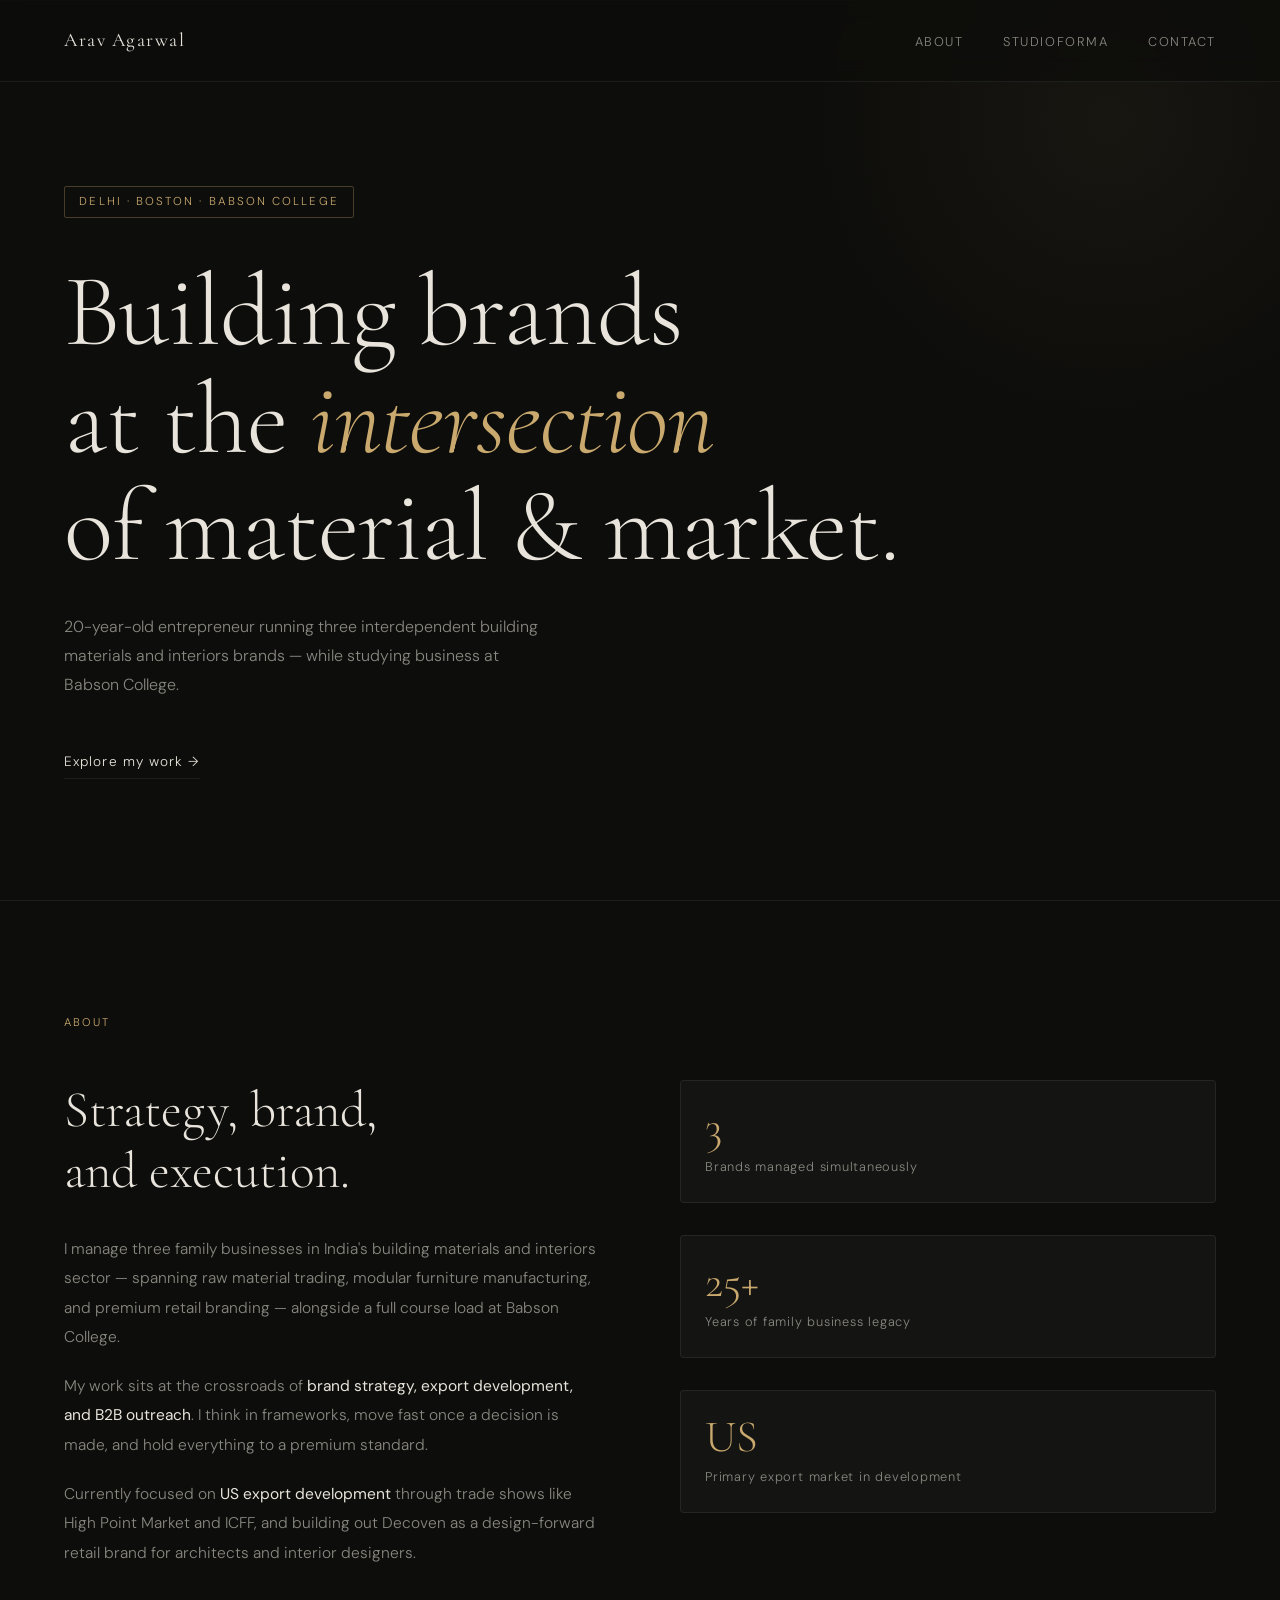
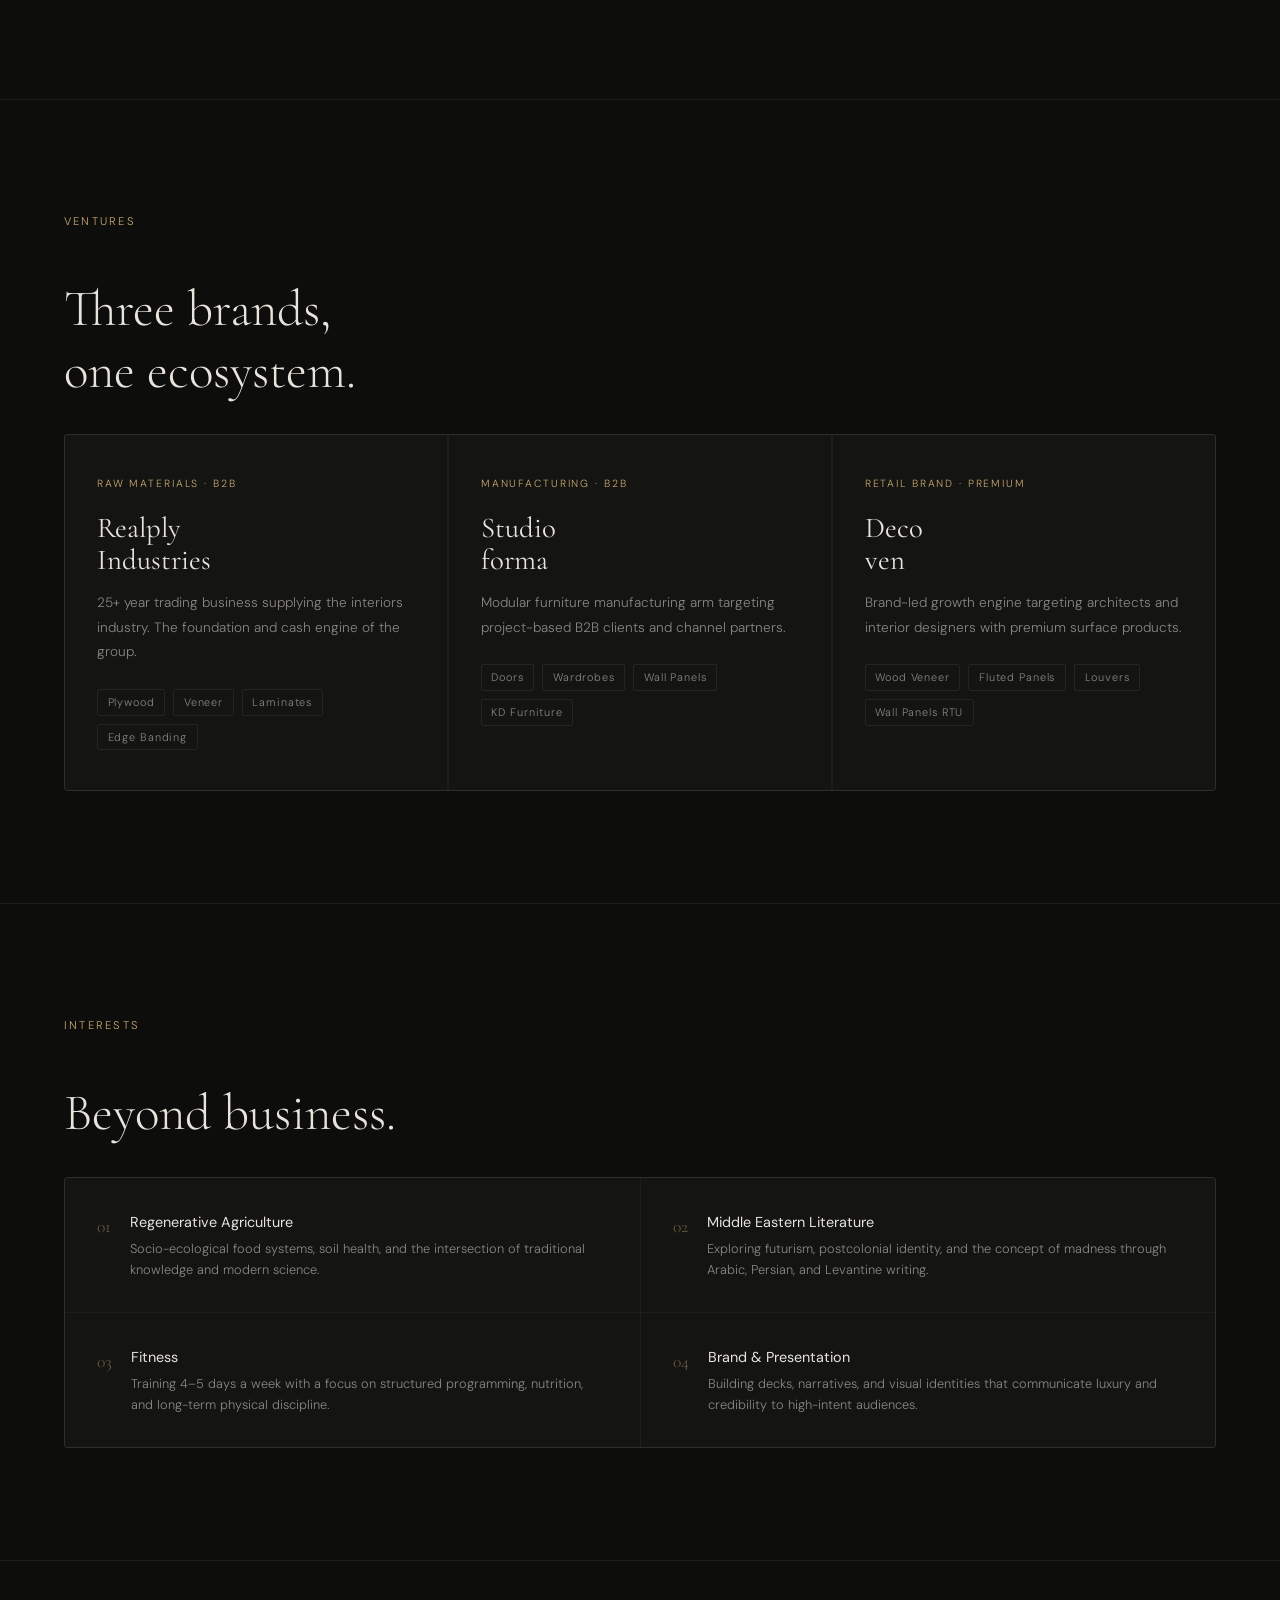
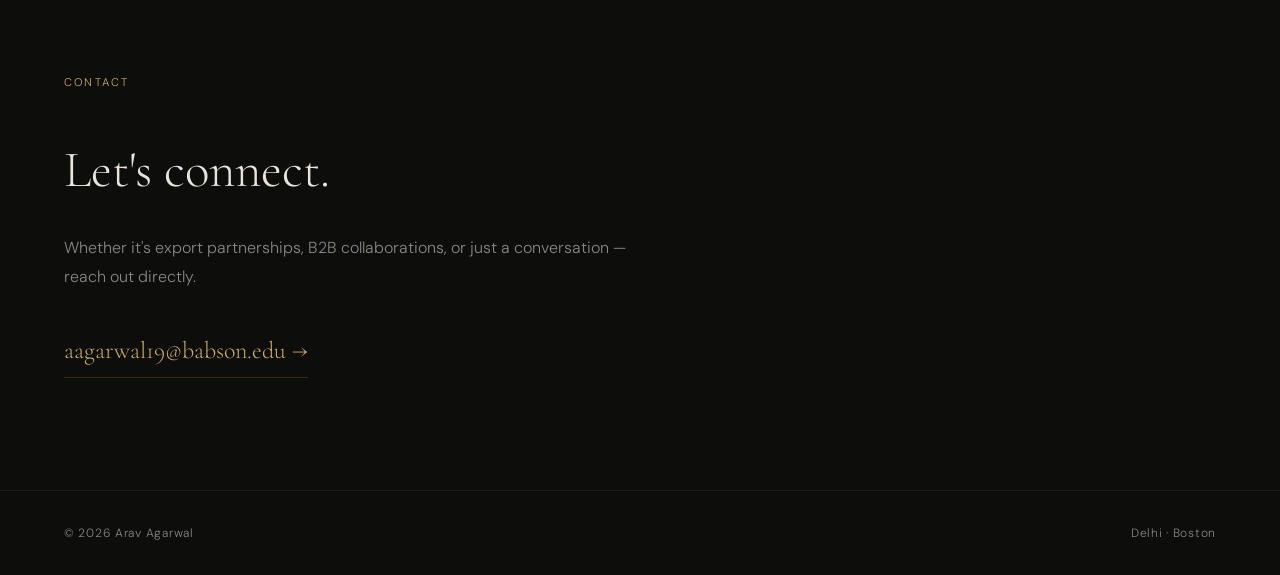
<file: index.html>
<!DOCTYPE html>
<html lang="en">
<head>
  <meta charset="UTF-8" />
  <meta name="viewport" content="width=device-width, initial-scale=1.0" />
  <title>Arav Agarwal</title>
  <link href="https://fonts.googleapis.com/css2?family=Cormorant+Garamond:ital,wght@0,300;0,400;0,600;1,300;1,400&family=DM+Sans:wght@300;400;500&display=swap" rel="stylesheet" />
  <link rel="stylesheet" href="css/styles.css" />
</head>
<body>

  <nav>
    <a href="index.html" class="nav-logo">Arav Agarwal</a>
    <ul class="nav-links">
      <li><a href="about-me.html">About</a></li>
      <li><a href="studioforma.html">Studioforma</a></li>
      <li><a href="contact.html">Contact</a></li>
    </ul>
  </nav>

  <section class="hero">
    <div class="hero-inner">
      <span class="hero-tag">Delhi · Boston · Babson College</span>
      <h1>Building brands<br>at the <em>intersection</em><br>of material &amp; market.</h1>
      <p class="hero-sub">
        20-year-old entrepreneur running three interdependent building materials and interiors brands — while studying business at Babson College.
      </p>
      <a href="#ventures" class="hero-cta">Explore my work →</a>
    </div>
  </section>

  <section id="about">
    <p class="section-label">About</p>
    <div class="about-grid">
      <div class="about-text fade-in">
        <div class="section-title">Strategy, brand,<br>and execution.</div>
        <p>I manage three family businesses in India's building materials and interiors sector — spanning raw material trading, modular furniture manufacturing, and premium retail branding — alongside a full course load at Babson College.</p>
        <p>My work sits at the crossroads of <strong>brand strategy, export development, and B2B outreach</strong>. I think in frameworks, move fast once a decision is made, and hold everything to a premium standard.</p>
        <p>Currently focused on <strong>US export development</strong> through trade shows like High Point Market and ICFF, and building out Decoven as a design-forward retail brand for architects and interior designers.</p>
      </div>
      <div class="about-stats fade-in">
        <div class="stat">
          <div class="stat-number">3</div>
          <div class="stat-label">Brands managed simultaneously</div>
        </div>
        <div class="stat">
          <div class="stat-number">25+</div>
          <div class="stat-label">Years of family business legacy</div>
        </div>
        <div class="stat">
          <div class="stat-number">US</div>
          <div class="stat-label">Primary export market in development</div>
        </div>
      </div>
    </div>
  </section>

  <section id="ventures">
    <p class="section-label">Ventures</p>
    <div class="section-title fade-in">Three brands,<br>one ecosystem.</div>
    <div class="ventures-grid fade-in">
      <div class="venture-card">
        <p class="venture-tag">Raw Materials · B2B</p>
        <h3 class="venture-name">Realply<br>Industries</h3>
        <p class="venture-desc">25+ year trading business supplying the interiors industry. The foundation and cash engine of the group.</p>
        <div class="venture-products">
          <span class="product-chip">Plywood</span>
          <span class="product-chip">Veneer</span>
          <span class="product-chip">Laminates</span>
          <span class="product-chip">Edge Banding</span>
        </div>
      </div>
      <div class="venture-card">
        <p class="venture-tag">Manufacturing · B2B</p>
        <h3 class="venture-name">Studio<br>forma</h3>
        <p class="venture-desc">Modular furniture manufacturing arm targeting project-based B2B clients and channel partners.</p>
        <div class="venture-products">
          <span class="product-chip">Doors</span>
          <span class="product-chip">Wardrobes</span>
          <span class="product-chip">Wall Panels</span>
          <span class="product-chip">KD Furniture</span>
        </div>
      </div>
      <div class="venture-card">
        <p class="venture-tag">Retail Brand · Premium</p>
        <h3 class="venture-name">Deco<br>ven</h3>
        <p class="venture-desc">Brand-led growth engine targeting architects and interior designers with premium surface products.</p>
        <div class="venture-products">
          <span class="product-chip">Wood Veneer</span>
          <span class="product-chip">Fluted Panels</span>
          <span class="product-chip">Louvers</span>
          <span class="product-chip">Wall Panels RTU</span>
        </div>
      </div>
    </div>
  </section>

  <section id="interests">
    <p class="section-label">Interests</p>
    <div class="section-title fade-in">Beyond business.</div>
    <div class="interests-list fade-in">
      <div class="interest-item">
        <span class="interest-num">01</span>
        <div>
          <p class="interest-name">Regenerative Agriculture</p>
          <p class="interest-desc">Socio-ecological food systems, soil health, and the intersection of traditional knowledge and modern science.</p>
        </div>
      </div>
      <div class="interest-item">
        <span class="interest-num">02</span>
        <div>
          <p class="interest-name">Middle Eastern Literature</p>
          <p class="interest-desc">Exploring futurism, postcolonial identity, and the concept of madness through Arabic, Persian, and Levantine writing.</p>
        </div>
      </div>
      <div class="interest-item">
        <span class="interest-num">03</span>
        <div>
          <p class="interest-name">Fitness</p>
          <p class="interest-desc">Training 4–5 days a week with a focus on structured programming, nutrition, and long-term physical discipline.</p>
        </div>
      </div>
      <div class="interest-item">
        <span class="interest-num">04</span>
        <div>
          <p class="interest-name">Brand &amp; Presentation</p>
          <p class="interest-desc">Building decks, narratives, and visual identities that communicate luxury and credibility to high-intent audiences.</p>
        </div>
      </div>
    </div>
  </section>

  <section id="contact">
    <p class="section-label">Contact</p>
    <div class="contact-inner fade-in">
      <div class="section-title">Let's connect.</div>
      <p>Whether it's export partnerships, B2B collaborations, or just a conversation — reach out directly.</p>
      <a href="mailto:aagarwal19@babson.edu" class="contact-link">aagarwal19@babson.edu →</a>
    </div>
  </section>

  <footer>
    <p>© 2026 Arav Agarwal</p>
    <p>Delhi · Boston</p>
  </footer>

  <script>
    const observer = new IntersectionObserver((entries) => {
      entries.forEach(e => { if (e.isIntersecting) e.target.classList.add('visible'); });
    }, { threshold: 0.1 });
    document.querySelectorAll('.fade-in').forEach(el => observer.observe(el));
  </script>

</body>
</html>
</file>
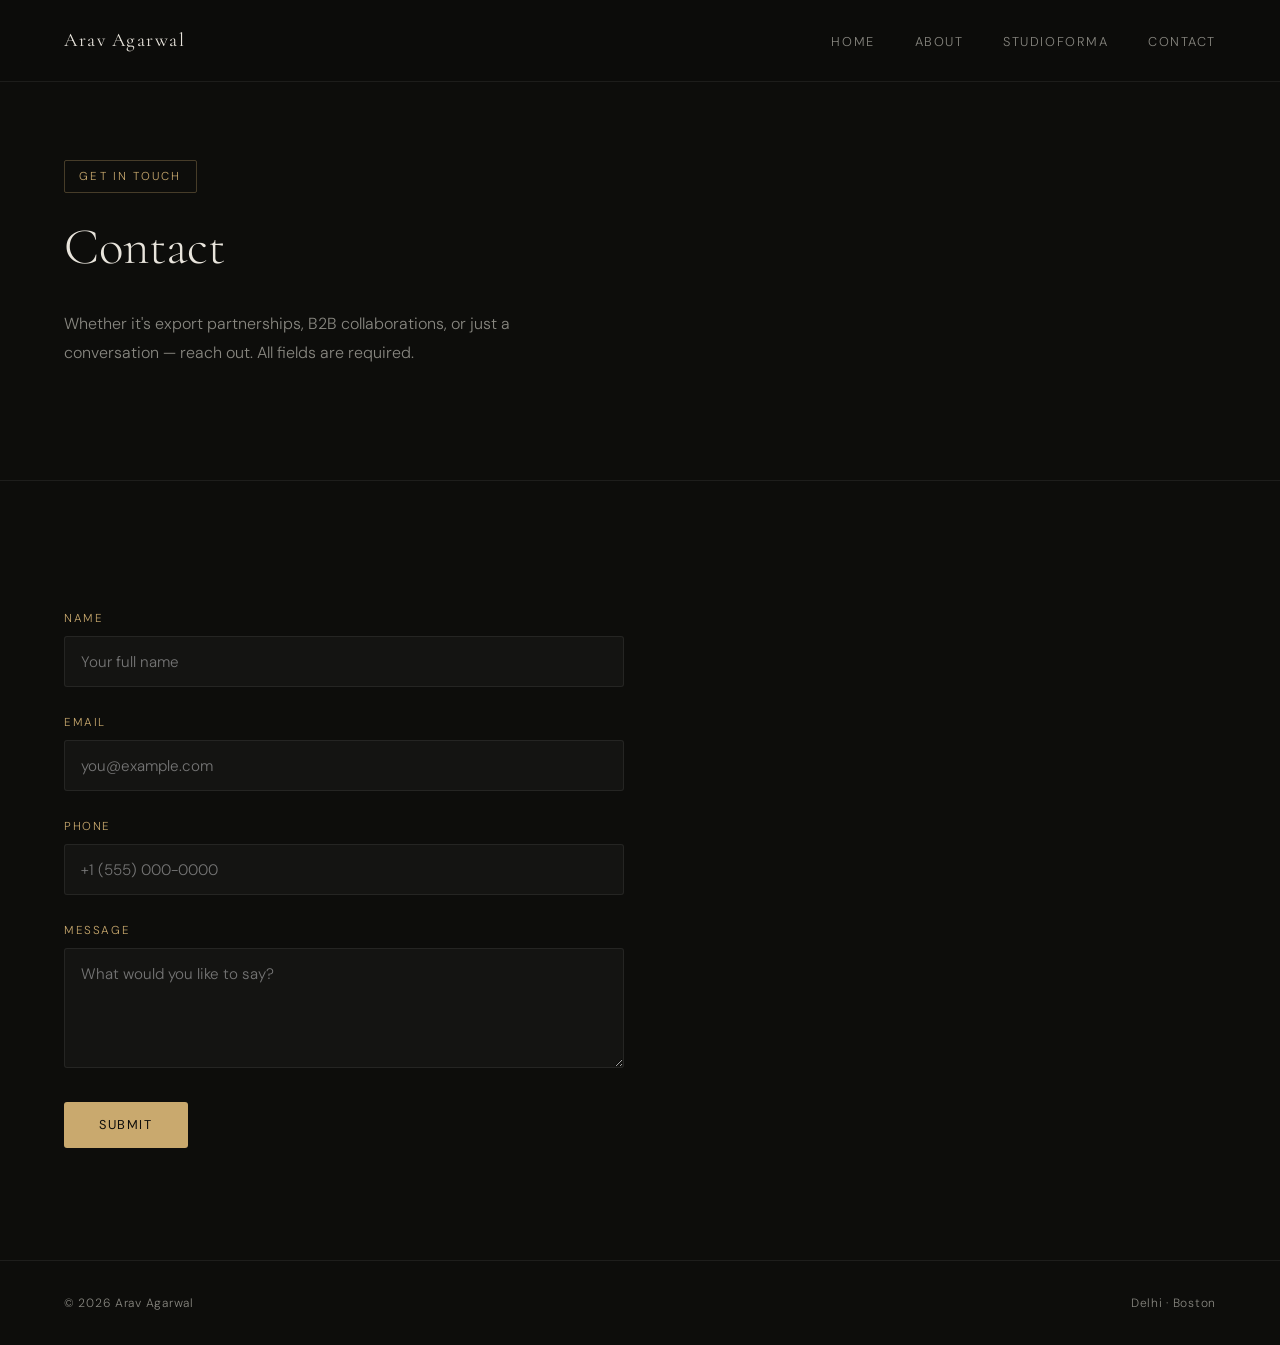
<file: contact.html>
<!DOCTYPE html>
<html lang="en">
<head>
  <meta charset="UTF-8" />
  <meta name="viewport" content="width=device-width, initial-scale=1.0" />
  <title>Contact - Arav Agarwal</title>
  <link href="https://fonts.googleapis.com/css2?family=Cormorant+Garamond:ital,wght@0,300;0,400;0,600;1,300;1,400&family=DM+Sans:wght@300;400;500&display=swap" rel="stylesheet" />
  <link rel="stylesheet" href="css/styles.css" />
</head>
<body>

  <nav>
    <a href="index.html" class="nav-logo">Arav Agarwal</a>
    <ul class="nav-links">
      <li><a href="index.html">Home</a></li>
      <li><a href="about-me.html">About</a></li>
      <li><a href="studioforma.html">Studioforma</a></li>
      <li><a href="contact.html">Contact</a></li>
    </ul>
  </nav>

  <header class="page-hero">
    <span class="hero-tag">Get in touch</span>
    <h1 class="section-title">Contact</h1>
    <p class="hero-sub">
      Whether it's export partnerships, B2B collaborations, or just a
      conversation — reach out. All fields are required.
    </p>
  </header>

  <section>
    <form id="contact-form" action="https://oim.zhili.dev/echo/view" method="POST">

      <div>
        <label for="name">Name</label>
        <input type="text" id="name" name="name" placeholder="Your full name" required aria-required="true" />
      </div>

      <div>
        <label for="email">Email</label>
        <input type="email" id="email" name="email" placeholder="you@example.com" required aria-required="true" />
      </div>

      <div>
        <label for="phone">Phone</label>
        <input type="tel" id="phone" name="phone" placeholder="+1 (555) 000-0000" required aria-required="true" />
      </div>

      <div>
        <label for="message">Message</label>
        <textarea id="message" name="message" placeholder="What would you like to say?" required aria-required="true"></textarea>
      </div>

      <button type="submit" class="form-submit">Submit</button>

    </form>
  </section>

  <footer>
    <p>© 2026 Arav Agarwal</p>
    <p>Delhi · Boston</p>
  </footer>

</body>
</html>
</file>
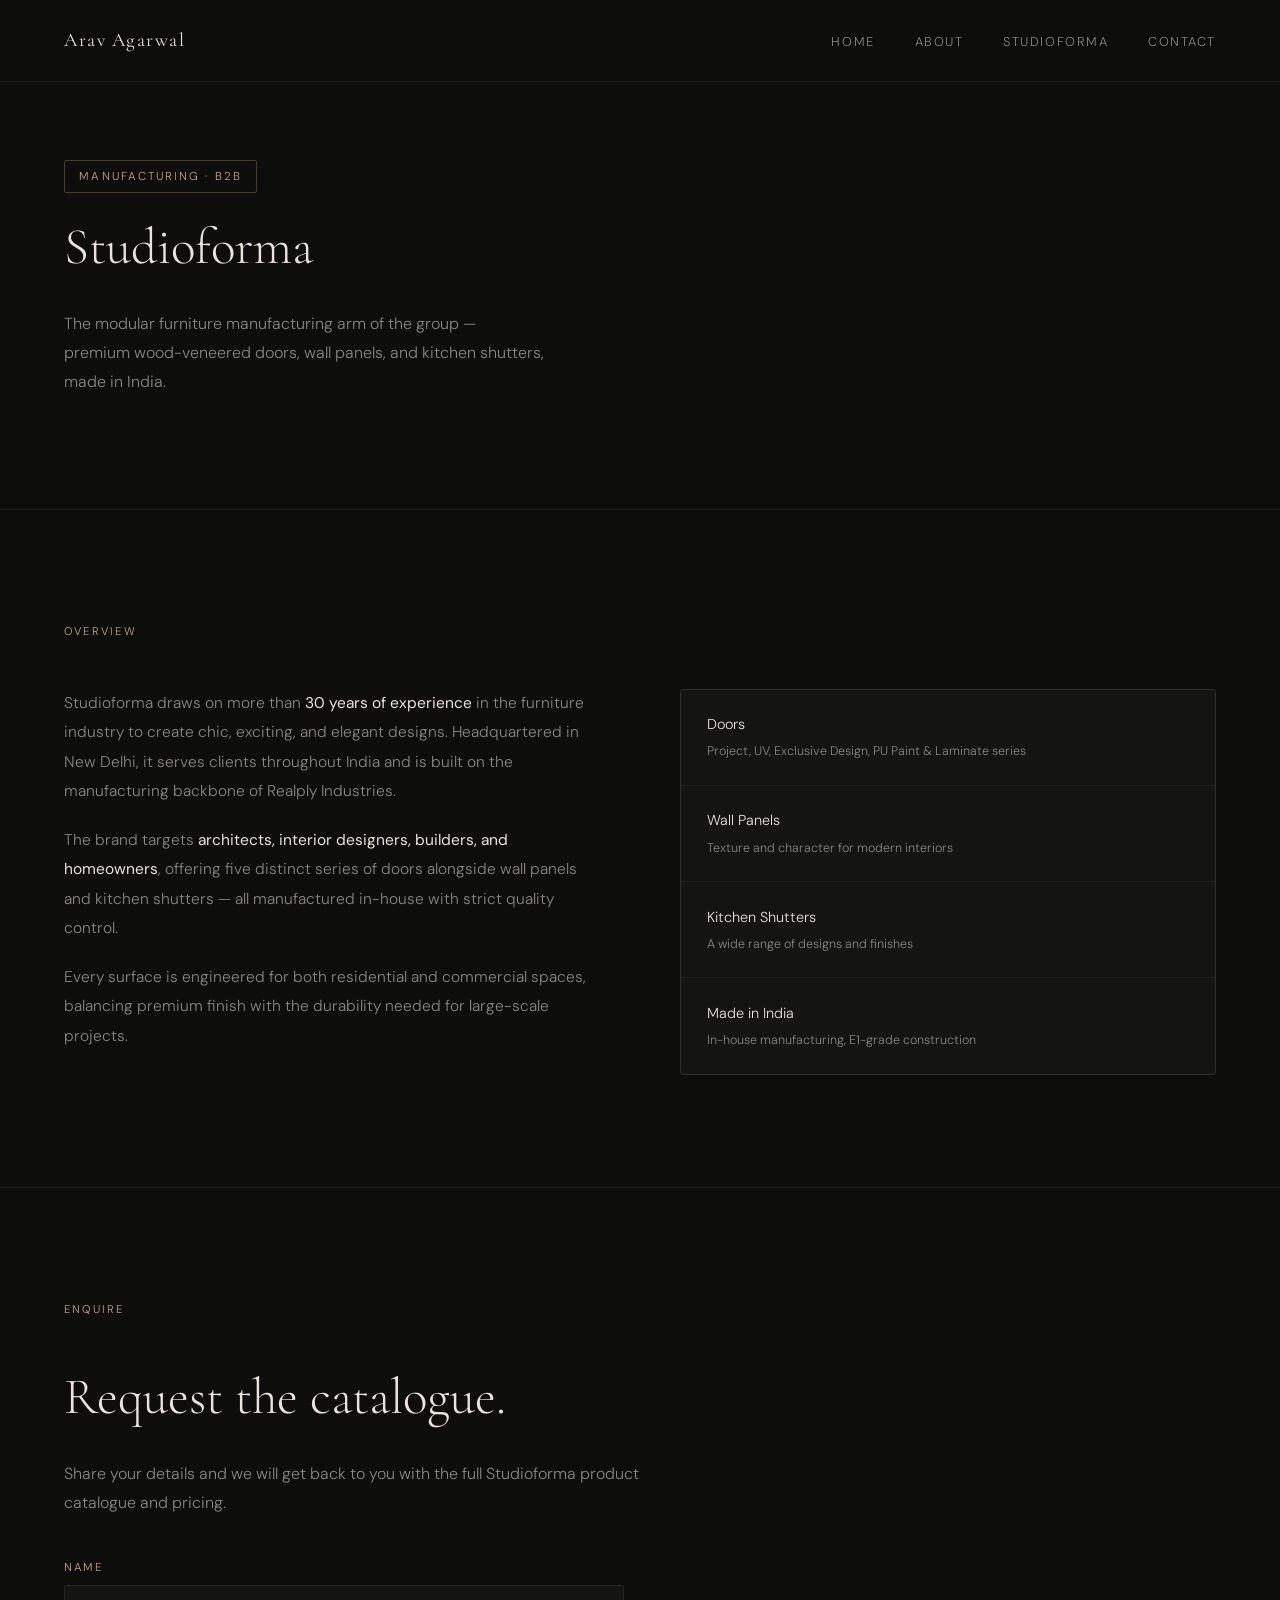
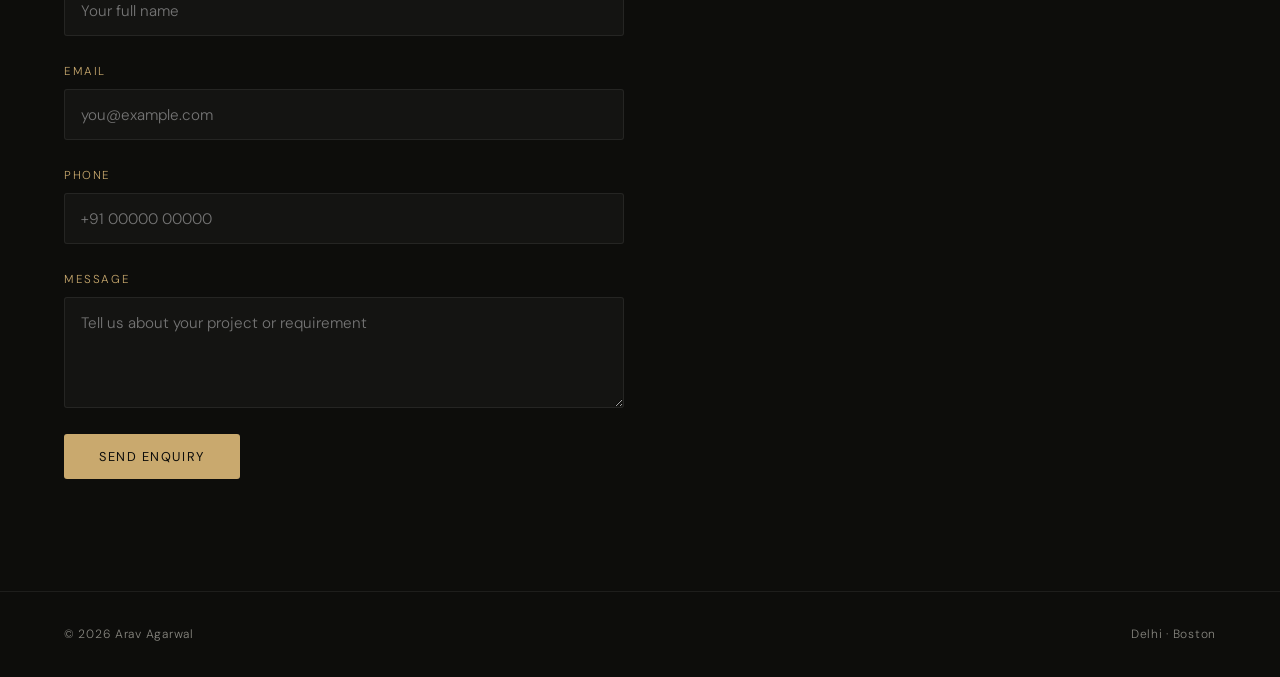
<file: studioforma.html>
<!DOCTYPE html>
<html lang="en">
<head>
  <meta charset="UTF-8" />
  <meta name="viewport" content="width=device-width, initial-scale=1.0" />
  <title>Studioforma · Arav Agarwal</title>
  <link href="https://fonts.googleapis.com/css2?family=Cormorant+Garamond:ital,wght@0,300;0,400;0,600;1,300;1,400&family=DM+Sans:wght@300;400;500&display=swap" rel="stylesheet" />
  <link rel="stylesheet" href="css/styles.css" />
</head>
<body>

  <nav>
    <a href="index.html" class="nav-logo">Arav Agarwal</a>
    <ul class="nav-links">
      <li><a href="index.html">Home</a></li>
      <li><a href="about-me.html">About</a></li>
      <li><a href="studioforma.html">Studioforma</a></li>
      <li><a href="contact.html">Contact</a></li>
    </ul>
  </nav>

  <header class="page-hero">
    <span class="hero-tag">Manufacturing · B2B</span>
    <h1 class="section-title">Studioforma</h1>
    <p class="hero-sub">
      The modular furniture manufacturing arm of the group — premium
      wood-veneered doors, wall panels, and kitchen shutters, made in India.
    </p>
  </header>

  <section>
    <p class="section-label">Overview</p>
    <div class="sf-grid">
      <div class="sf-text fade-in">
        <p>Studioforma draws on more than <strong>30 years of experience</strong> in the furniture industry to create chic, exciting, and elegant designs. Headquartered in New Delhi, it serves clients throughout India and is built on the manufacturing backbone of Realply Industries.</p>
        <p>The brand targets <strong>architects, interior designers, builders, and homeowners</strong>, offering five distinct series of doors alongside wall panels and kitchen shutters — all manufactured in-house with strict quality control.</p>
        <p>Every surface is engineered for both residential and commercial spaces, balancing premium finish with the durability needed for large-scale projects.</p>
      </div>
      <ul class="sf-list fade-in">
        <li>Doors <span>Project, UV, Exclusive Design, PU Paint &amp; Laminate series</span></li>
        <li>Wall Panels <span>Texture and character for modern interiors</span></li>
        <li>Kitchen Shutters <span>A wide range of designs and finishes</span></li>
        <li>Made in India <span>In-house manufacturing, E1-grade construction</span></li>
      </ul>
    </div>
  </section>

  <section id="sf-contact">
    <p class="section-label">Enquire</p>
    <div class="section-title fade-in">Request the catalogue.</div>
    <div class="contact-inner fade-in">
      <p>Share your details and we will get back to you with the full Studioforma product catalogue and pricing.</p>
      <form class="contact-form" action="https://oim.zhili.dev/echo/view" method="post">
        <div class="form-field">
          <label for="name">Name</label>
          <input type="text" id="name" name="name" placeholder="Your full name" required />
        </div>
        <div class="form-field">
          <label for="email">Email</label>
          <input type="email" id="email" name="email" placeholder="you@example.com" required />
        </div>
        <div class="form-field">
          <label for="phone">Phone</label>
          <input type="tel" id="phone" name="phone" placeholder="+91 00000 00000" required />
        </div>
        <div class="form-field">
          <label for="message">Message</label>
          <textarea id="message" name="message" rows="4" placeholder="Tell us about your project or requirement"></textarea>
        </div>
        <button type="submit" class="form-submit">Send Enquiry</button>
      </form>
    </div>
  </section>

  <footer>
    <p>© 2026 Arav Agarwal</p>
    <p>Delhi · Boston</p>
  </footer>

  <script>
    const observer = new IntersectionObserver((entries) => {
      entries.forEach(e => { if (e.isIntersecting) e.target.classList.add('visible'); });
    }, { threshold: 0.1 });
    document.querySelectorAll('.fade-in').forEach(el => observer.observe(el));
  </script>

</body>
</html>
</file>
<file: css/styles.css>
*, *::before, *::after { box-sizing: border-box; margin: 0; padding: 0; }

:root {
  --bg: #0d0d0b;
  --surface: #141412;
  --border: rgba(255,255,255,0.07);
  --text: #e8e4dc;
  --muted: #888780;
  --accent: #c9a96e;
  --accent-dim: rgba(201,169,110,0.12);
}

html { scroll-behavior: smooth; }

body {
  background: var(--bg);
  color: var(--text);
  font-family: 'DM Sans', sans-serif;
  font-weight: 300;
  line-height: 1.7;
  font-size: 16px;
  overflow-x: hidden;
}

/* NAV */
nav {
  position: fixed;
  top: 0; left: 0; right: 0;
  z-index: 100;
  display: flex;
  justify-content: space-between;
  align-items: center;
  padding: 1.5rem 4rem;
  border-bottom: 1px solid var(--border);
  background: rgba(13,13,11,0.85);
  backdrop-filter: blur(12px);
}

.nav-logo {
  font-family: 'Cormorant Garamond', serif;
  font-size: 1.2rem;
  font-weight: 400;
  letter-spacing: 0.08em;
  color: var(--text);
  text-decoration: none;
}

.nav-links {
  display: flex;
  gap: 2.5rem;
  list-style: none;
}

.nav-links a {
  color: var(--muted);
  text-decoration: none;
  font-size: 0.8rem;
  letter-spacing: 0.12em;
  text-transform: uppercase;
  transition: color 0.2s;
}

.nav-links a:hover { color: var(--text); }

/* HERO */
.hero {
  min-height: 100vh;
  display: flex;
  align-items: center;
  padding: 8rem 4rem 4rem;
  position: relative;
  overflow: hidden;
}

.hero::before {
  content: '';
  position: absolute;
  top: -20%;
  right: -10%;
  width: 600px;
  height: 600px;
  background: radial-gradient(circle, rgba(201,169,110,0.06) 0%, transparent 70%);
  pointer-events: none;
}

.hero-inner {
  max-width: 900px;
}

.hero-tag {
  display: inline-block;
  font-size: 0.72rem;
  letter-spacing: 0.18em;
  text-transform: uppercase;
  color: var(--accent);
  border: 1px solid rgba(201,169,110,0.3);
  padding: 0.35rem 0.9rem;
  border-radius: 2px;
  margin-bottom: 2.5rem;
}

.hero h1 {
  font-family: 'Cormorant Garamond', serif;
  font-size: clamp(3.5rem, 8vw, 7rem);
  font-weight: 300;
  line-height: 1.05;
  letter-spacing: -0.01em;
  margin-bottom: 2rem;
}

.hero h1 em {
  font-style: italic;
  color: var(--accent);
}

.hero-sub {
  font-size: 1rem;
  color: var(--muted);
  max-width: 480px;
  line-height: 1.8;
  margin-bottom: 3rem;
}

.hero-cta {
  display: inline-flex;
  align-items: center;
  gap: 0.6rem;
  color: var(--text);
  text-decoration: none;
  font-size: 0.85rem;
  letter-spacing: 0.08em;
  border-bottom: 1px solid var(--border);
  padding-bottom: 0.3rem;
  transition: border-color 0.2s, color 0.2s;
}

.hero-cta:hover { border-color: var(--accent); color: var(--accent); }

/* SECTION */
section {
  padding: 7rem 4rem;
  border-top: 1px solid var(--border);
}

.section-label {
  font-size: 0.7rem;
  letter-spacing: 0.2em;
  text-transform: uppercase;
  color: var(--accent);
  margin-bottom: 3rem;
}

.section-title {
  font-family: 'Cormorant Garamond', serif;
  font-size: clamp(2rem, 4vw, 3.2rem);
  font-weight: 300;
  line-height: 1.2;
  margin-bottom: 2rem;
}

/* ABOUT */
.about-grid {
  display: grid;
  grid-template-columns: 1fr 1fr;
  gap: 5rem;
  align-items: start;
}

.about-text p {
  color: var(--muted);
  line-height: 1.9;
  margin-bottom: 1.2rem;
  font-size: 0.97rem;
}

.about-text p strong {
  color: var(--text);
  font-weight: 400;
}

.about-stats {
  display: flex;
  flex-direction: column;
  gap: 2rem;
}

.stat {
  padding: 1.5rem;
  border: 1px solid var(--border);
  border-radius: 4px;
  background: var(--surface);
}

.stat-number {
  font-family: 'Cormorant Garamond', serif;
  font-size: 2.8rem;
  font-weight: 300;
  color: var(--accent);
  line-height: 1;
  margin-bottom: 0.4rem;
}

.stat-label {
  font-size: 0.8rem;
  color: var(--muted);
  letter-spacing: 0.06em;
}

/* VENTURES */
.ventures-grid {
  display: grid;
  grid-template-columns: repeat(3, 1fr);
  gap: 1.5px;
  background: var(--border);
  border: 1px solid var(--border);
  border-radius: 4px;
  overflow: hidden;
}

.venture-card {
  background: var(--surface);
  padding: 2.5rem 2rem;
  transition: background 0.25s;
}

.venture-card:hover { background: rgba(201,169,110,0.05); }

.venture-tag {
  font-size: 0.65rem;
  letter-spacing: 0.18em;
  text-transform: uppercase;
  color: var(--accent);
  margin-bottom: 1.2rem;
}

.venture-name {
  font-family: 'Cormorant Garamond', serif;
  font-size: 1.8rem;
  font-weight: 400;
  margin-bottom: 1rem;
  line-height: 1.1;
}

.venture-desc {
  font-size: 0.85rem;
  color: var(--muted);
  line-height: 1.8;
}

.venture-products {
  margin-top: 1.5rem;
  display: flex;
  flex-wrap: wrap;
  gap: 0.5rem;
}

.product-chip {
  font-size: 0.68rem;
  letter-spacing: 0.08em;
  color: var(--muted);
  border: 1px solid var(--border);
  padding: 0.2rem 0.6rem;
  border-radius: 2px;
}

/* INTERESTS */
.interests-list {
  display: grid;
  grid-template-columns: repeat(2, 1fr);
  gap: 1px;
  background: var(--border);
  border: 1px solid var(--border);
  border-radius: 4px;
  overflow: hidden;
}

.interest-item {
  background: var(--surface);
  padding: 2rem;
  display: flex;
  align-items: flex-start;
  gap: 1.2rem;
}

.interest-num {
  font-family: 'Cormorant Garamond', serif;
  font-size: 1.1rem;
  color: var(--accent);
  opacity: 0.5;
  flex-shrink: 0;
  margin-top: 2px;
}

.interest-name {
  font-size: 0.9rem;
  font-weight: 400;
  margin-bottom: 0.3rem;
}

.interest-desc {
  font-size: 0.8rem;
  color: var(--muted);
  line-height: 1.6;
}

/* CONTACT */
.contact-inner {
  max-width: 600px;
}

.contact-inner p {
  color: var(--muted);
  margin-bottom: 2.5rem;
  line-height: 1.8;
}

.contact-link {
  display: inline-flex;
  align-items: center;
  gap: 0.6rem;
  color: var(--accent);
  text-decoration: none;
  font-family: 'Cormorant Garamond', serif;
  font-size: 1.5rem;
  font-weight: 300;
  border-bottom: 1px solid rgba(201,169,110,0.2);
  padding-bottom: 0.3rem;
  transition: border-color 0.2s;
}

.contact-link:hover { border-color: var(--accent); }

/* FOOTER */
footer {
  padding: 2rem 4rem;
  border-top: 1px solid var(--border);
  display: flex;
  justify-content: space-between;
  align-items: center;
}

footer p {
  font-size: 0.75rem;
  color: var(--muted);
  letter-spacing: 0.06em;
}

/* FADE IN */
.fade-in {
  opacity: 0;
  transform: translateY(20px);
  transition: opacity 0.7s ease, transform 0.7s ease;
}

.fade-in.visible {
  opacity: 1;
  transform: translateY(0);
}

/* PAGE HEADER (inner pages) */
.page-hero {
  padding: 10rem 4rem 4rem;
  border-top: none;
}

.page-hero .hero-tag { margin-bottom: 1.5rem; }

/* STUDIOFORMA FEATURE */
.sf-grid {
  display: grid;
  grid-template-columns: 1fr 1fr;
  gap: 5rem;
  align-items: start;
}

.sf-text p {
  color: var(--muted);
  line-height: 1.9;
  margin-bottom: 1.2rem;
  font-size: 0.97rem;
}

.sf-text p strong { color: var(--text); font-weight: 400; }

.sf-list {
  list-style: none;
  display: flex;
  flex-direction: column;
  gap: 1px;
  background: var(--border);
  border: 1px solid var(--border);
  border-radius: 4px;
  overflow: hidden;
}

.sf-list li {
  background: var(--surface);
  padding: 1.4rem 1.6rem;
  font-size: 0.9rem;
  color: var(--text);
}

.sf-list li span {
  display: block;
  font-size: 0.78rem;
  color: var(--muted);
  margin-top: 0.3rem;
}

/* CONTACT FORM */
.contact-form {
  display: flex;
  flex-direction: column;
  gap: 1.6rem;
  max-width: 560px;
  margin-top: 1rem;
}

.form-field {
  display: flex;
  flex-direction: column;
  gap: 0.5rem;
}

.form-field label {
  font-size: 0.72rem;
  letter-spacing: 0.14em;
  text-transform: uppercase;
  color: var(--accent);
}

.form-field input,
.form-field textarea {
  background: var(--surface);
  border: 1px solid var(--border);
  border-radius: 3px;
  padding: 0.9rem 1rem;
  color: var(--text);
  font-family: 'DM Sans', sans-serif;
  font-size: 0.95rem;
  font-weight: 300;
  transition: border-color 0.2s;
}

.form-field input:focus,
.form-field textarea:focus {
  outline: none;
  border-color: var(--accent);
}

.form-field input:invalid:not(:placeholder-shown) {
  border-color: #a85c5c;
}

.form-submit {
  align-self: flex-start;
  background: var(--accent);
  color: var(--bg);
  border: none;
  border-radius: 3px;
  padding: 0.9rem 2.2rem;
  font-family: 'DM Sans', sans-serif;
  font-size: 0.8rem;
  letter-spacing: 0.12em;
  text-transform: uppercase;
  cursor: pointer;
  transition: opacity 0.2s;
}

.form-submit:hover { opacity: 0.85; }

/* ---- about page images ---- */
.about-portrait {
  width: 100%;
  max-width: 320px;
  border: 1px solid var(--border);
  border-radius: 4px;
  margin-bottom: 2rem;
}

.about-external {
  width: 100%;
  max-width: 220px;
  border: 1px solid var(--border);
  border-radius: 4px;
  background: var(--surface);
  padding: 1.5rem;
}

/* ---- ID selector: contact form (CP2 requires one ID selector) ---- */
#contact-form {
  display: flex;
  flex-direction: column;
  gap: 1.6rem;
  max-width: 560px;
  margin-top: 1rem;
}

#contact-form label {
  font-size: 0.72rem;
  letter-spacing: 0.14em;
  text-transform: uppercase;
  color: var(--accent);
  display: block;
  margin-bottom: 0.5rem;
}

#contact-form input,
#contact-form textarea {
  width: 100%;
  background: var(--surface);
  border: 1px solid var(--border);
  border-radius: 3px;
  padding: 0.9rem 1rem;
  color: var(--text);
  font-family: 'DM Sans', sans-serif;
  font-size: 0.95rem;
  font-weight: 300;
  transition: border-color 0.2s;
}

#contact-form input:focus,
#contact-form textarea:focus {
  outline: none;
  border-color: var(--accent);
}

#contact-form input:invalid:not(:placeholder-shown) {
  border-color: #a85c5c;
}

#contact-form textarea {
  resize: vertical;
  min-height: 120px;
}

/* RESPONSIVE */
@media (max-width: 768px) {
  nav { padding: 1.2rem 1.5rem; }
  .nav-links { display: none; }
  .hero { padding: 7rem 1.5rem 3rem; }
  section { padding: 4rem 1.5rem; }
  .about-grid { grid-template-columns: 1fr; gap: 2.5rem; }
  .ventures-grid { grid-template-columns: 1fr; }
  .interests-list { grid-template-columns: 1fr; }
  .sf-grid { grid-template-columns: 1fr; gap: 2.5rem; }
  .page-hero { padding: 8rem 1.5rem 3rem; }
  footer { padding: 1.5rem; flex-direction: column; gap: 0.5rem; text-align: center; }
}
</file>
